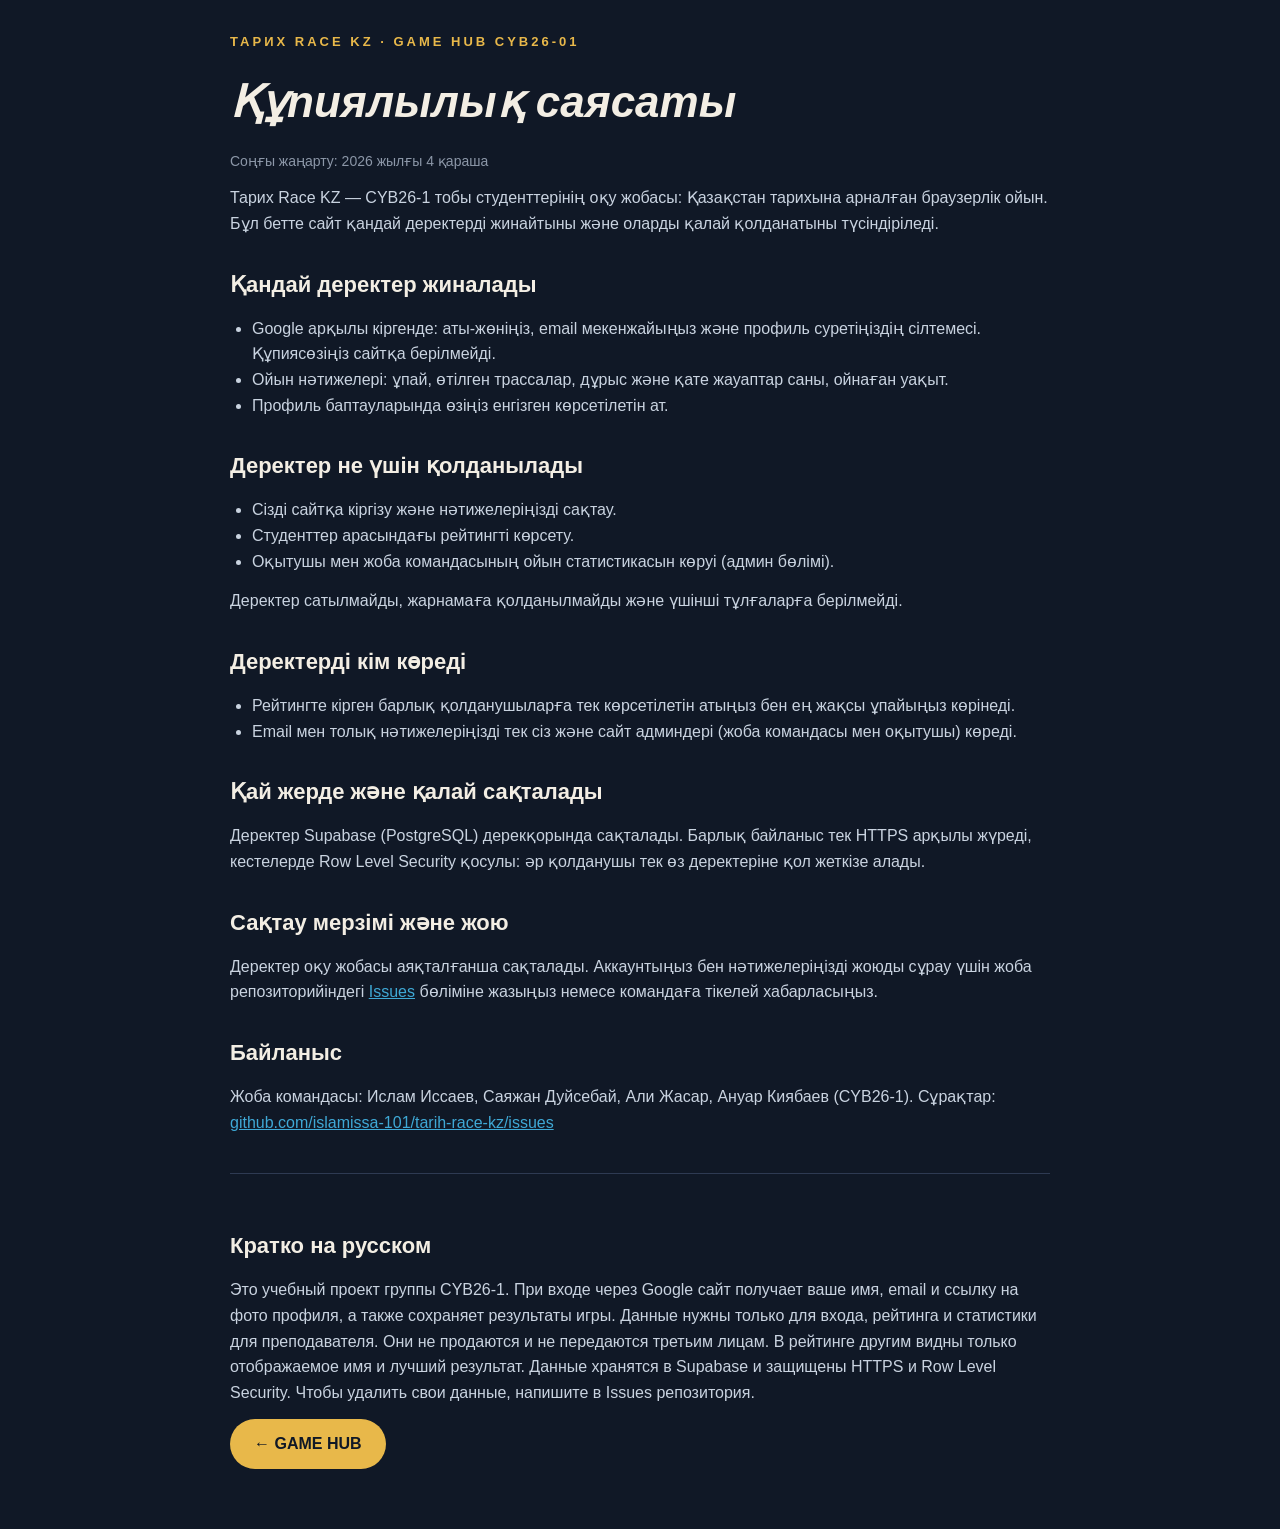
<file: privacy.html>
<!DOCTYPE html>
<html lang="kk">
<head>
<meta charset="utf-8">
<meta name="viewport" content="width=device-width,initial-scale=1">
<meta http-equiv="Content-Security-Policy" content="default-src 'self'; style-src 'self' 'unsafe-inline' https://fonts.googleapis.com; font-src https://fonts.gstatic.com; object-src 'none'; base-uri 'self'">
<title>Құпиялылық саясаты — Тарих Race KZ · GAME HUB CYB26-01</title>
<link href="https://fonts.googleapis.com/css2?family=Montserrat:ital,wght@1,900&family=Rubik:wght@400;700&display=swap" rel="stylesheet">
<link rel="stylesheet" href="assets/base.css">
<style>
body{padding:32px 20px 60px}
main{max-width:820px;margin:0 auto;display:flex;flex-direction:column;gap:14px;line-height:1.6;color:var(--muted)}
h1{font-size:clamp(30px,5vw,44px);color:var(--light)}
h2{font-size:22px;color:var(--light);margin-top:16px;font-style:normal;font-family:'Rubik',Arial,sans-serif;font-weight:700}
ul{padding-left:22px}
hr{border:none;border-top:1px solid var(--line);margin:24px 0}
</style>
</head>
<body>
<main>
<p class="eyebrow">Тарих Race KZ · GAME HUB CYB26-01</p>
<h1>Құпиялылық саясаты</h1>
<p class="note">Соңғы жаңарту: 2026 жылғы 4 қараша</p>

<p>Тарих Race KZ — CYB26-1 тобы студенттерінің оқу жобасы: Қазақстан тарихына арналған браузерлік ойын. Бұл бетте сайт қандай деректерді жинайтыны және оларды қалай қолданатыны түсіндіріледі.</p>

<h2>Қандай деректер жиналады</h2>
<ul>
<li>Google арқылы кіргенде: аты-жөніңіз, email мекенжайыңыз және профиль суретіңіздің сілтемесі. Құпиясөзіңіз сайтқа берілмейді.</li>
<li>Ойын нәтижелері: ұпай, өтілген трассалар, дұрыс және қате жауаптар саны, ойнаған уақыт.</li>
<li>Профиль баптауларында өзіңіз енгізген көрсетілетін ат.</li>
</ul>

<h2>Деректер не үшін қолданылады</h2>
<ul>
<li>Сізді сайтқа кіргізу және нәтижелеріңізді сақтау.</li>
<li>Студенттер арасындағы рейтингті көрсету.</li>
<li>Оқытушы мен жоба командасының ойын статистикасын көруі (админ бөлімі).</li>
</ul>
<p>Деректер сатылмайды, жарнамаға қолданылмайды және үшінші тұлғаларға берілмейді.</p>

<h2>Деректерді кім көреді</h2>
<ul>
<li>Рейтингте кірген барлық қолданушыларға тек көрсетілетін атыңыз бен ең жақсы ұпайыңыз көрінеді.</li>
<li>Email мен толық нәтижелеріңізді тек сіз және сайт админдері (жоба командасы мен оқытушы) көреді.</li>
</ul>

<h2>Қай жерде және қалай сақталады</h2>
<p>Деректер Supabase (PostgreSQL) дерекқорында сақталады. Барлық байланыс тек HTTPS арқылы жүреді, кестелерде Row Level Security қосулы: әр қолданушы тек өз деректеріне қол жеткізе алады.</p>

<h2>Сақтау мерзімі және жою</h2>
<p>Деректер оқу жобасы аяқталғанша сақталады. Аккаунтыңыз бен нәтижелеріңізді жоюды сұрау үшін жоба репозиторийіндегі <a href="https://github.com/islamissa-101/tarih-race-kz/issues">Issues</a> бөліміне жазыңыз немесе командаға тікелей хабарласыңыз.</p>

<h2>Байланыс</h2>
<p>Жоба командасы: Ислам Иссаев, Саяжан Дуйсебай, Али Жасар, Ануар Киябаев (CYB26-1). Сұрақтар: <a href="https://github.com/islamissa-101/tarih-race-kz/issues">github.com/islamissa-101/tarih-race-kz/issues</a></p>

<hr>

<h2>Кратко на русском</h2>
<p>Это учебный проект группы CYB26-1. При входе через Google сайт получает ваше имя, email и ссылку на фото профиля, а также сохраняет результаты игры. Данные нужны только для входа, рейтинга и статистики для преподавателя. Они не продаются и не передаются третьим лицам. В рейтинге другим видны только отображаемое имя и лучший результат. Данные хранятся в Supabase и защищены HTTPS и Row Level Security. Чтобы удалить свои данные, напишите в Issues репозитория.</p>

<p><a class="btn" href="./">← GAME HUB</a></p>
</main>
</body>
</html>
</file>
<file: assets/base.css>
:root{--dark:#101826;--dark2:#18243A;--line:#2E3A52;--light:#F3EEE4;--gold:#E8B84A;--blue:#3FA9D6;--red:#C8643B;--muted:#C9D3E0;--muted2:#8C97A8}
*{box-sizing:border-box;margin:0;padding:0}
html,body{background:var(--dark);color:var(--light);font-family:'Rubik',Arial,sans-serif}
h1,h2,.disp{font-family:'Montserrat',Arial,sans-serif;font-style:italic;font-weight:900}
button{font-family:inherit;cursor:pointer;border:none}
a{color:var(--blue)}
.hidden{display:none!important}
.btn{background:var(--gold);color:var(--dark);font-weight:700;font-size:16px;padding:12px 24px;border-radius:999px;transition:transform .1s,filter .1s;text-decoration:none;display:inline-block}
.btn:hover{filter:brightness(1.08)}.btn:active{transform:scale(.97)}
.btn.ghost{background:transparent;color:var(--light);border:2px solid var(--muted2)}
.btn.blue{background:#1F6F96;color:var(--light)}
.btn:disabled{opacity:.4;cursor:default}
.eyebrow{font-size:13px;letter-spacing:3px;text-transform:uppercase;color:var(--gold);font-weight:700}
.sub{color:var(--muted);font-size:17px;line-height:1.45}
.note{font-size:14px;color:var(--muted2);line-height:1.45}
.row{display:flex;gap:12px;flex-wrap:wrap;align-items:center}
.err{color:#FF8A7A;font-size:14px;min-height:18px}
input.txt{font-family:inherit;font-size:17px;padding:11px 15px;border-radius:12px;border:2px solid var(--line);background:var(--dark2);color:var(--light);width:min(360px,100%)}
input.txt:focus{outline:none;border-color:var(--gold)}
table.board{width:100%;border-collapse:collapse;font-size:15px}
table.board th{background:var(--gold);color:var(--dark);text-align:left;padding:9px}
table.board td{padding:9px;border-bottom:1px solid var(--line)}
table.board tr.me td{background:rgba(232,184,74,.15)}
table.board td.num,table.board th.num{text-align:right;font-variant-numeric:tabular-nums}
.stats{display:grid;grid-template-columns:repeat(auto-fill,minmax(140px,1fr));gap:10px}
.st{background:var(--dark2);border-radius:12px;padding:12px}
.st small{color:var(--muted2);font-size:12px;display:block}
.st b{font-size:24px}
.demo-badge{display:inline-block;background:var(--red);color:var(--light);font-weight:700;font-size:12px;letter-spacing:2px;padding:4px 10px;border-radius:999px;vertical-align:middle}
.tablewrap{overflow-x:auto}
</file>
